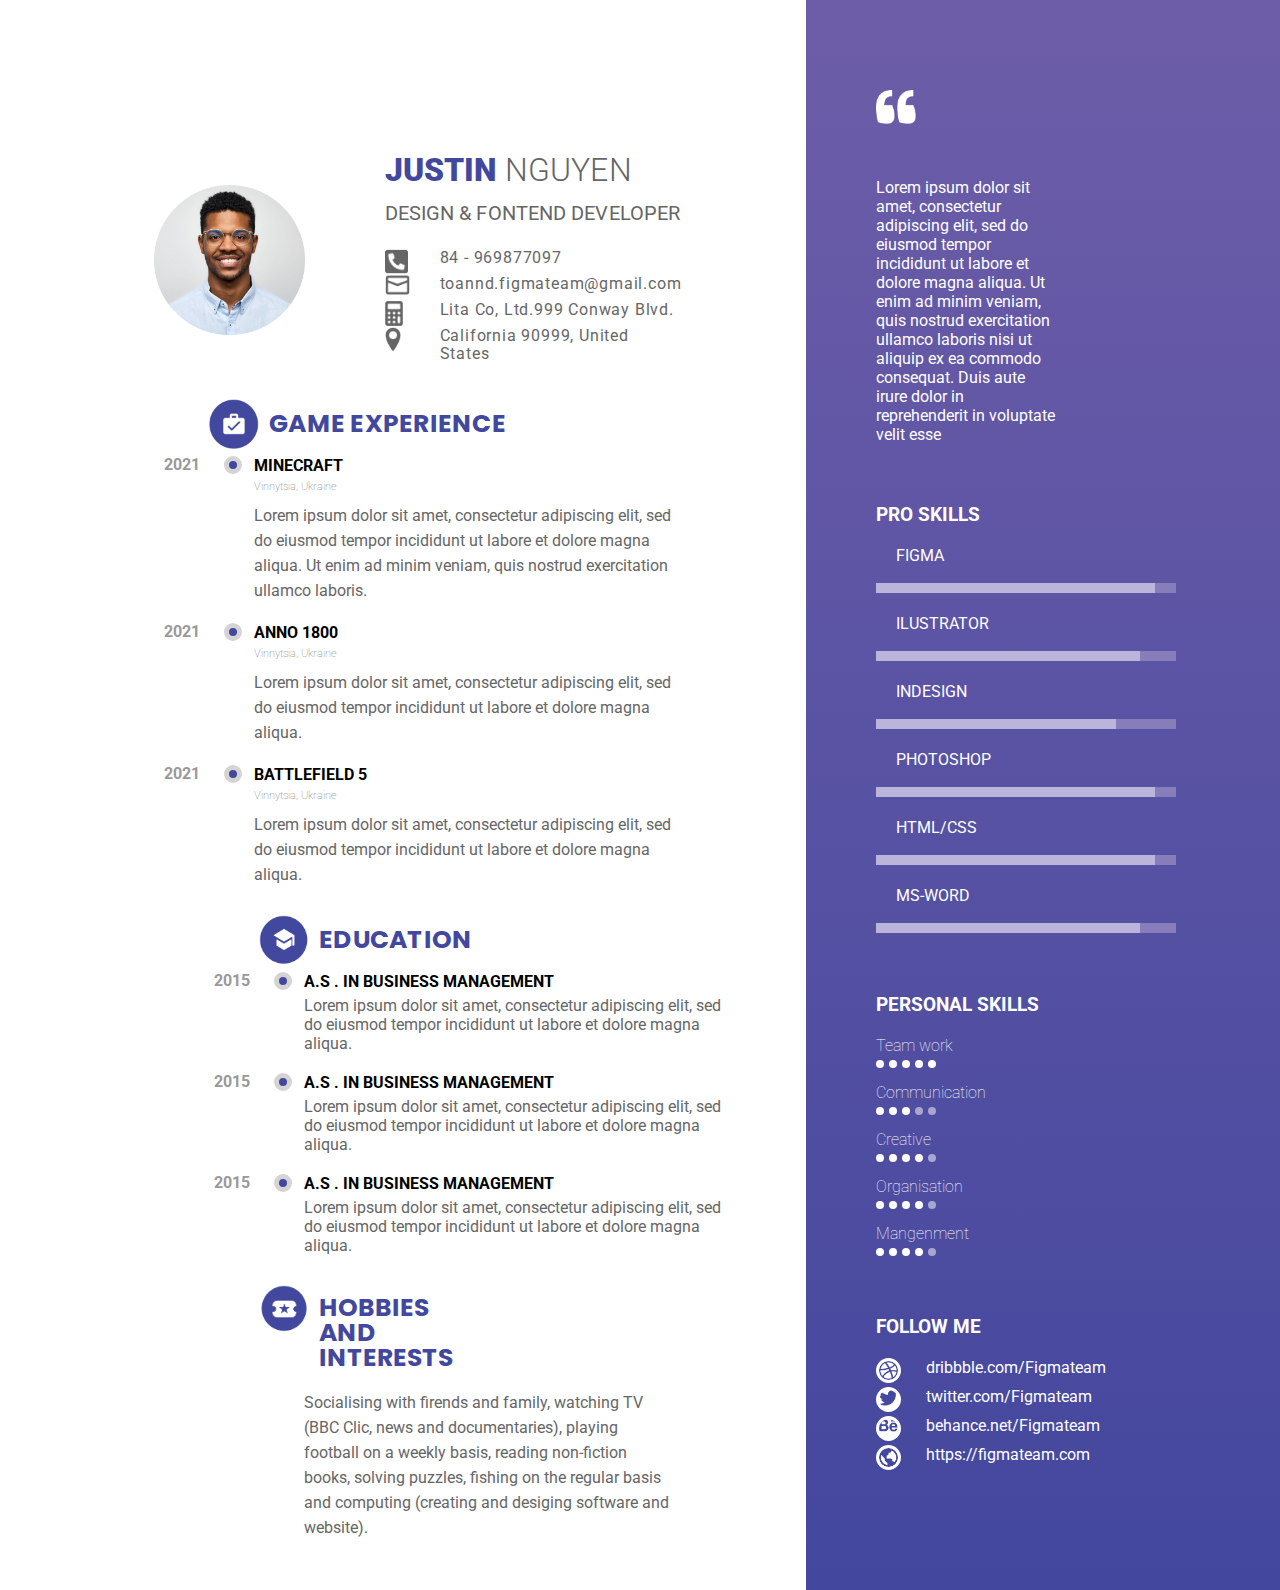
<file: index.html>
<!DOCTYPE html>
<html lang="en">
  <head>
    <meta charset="UTF-8" />
    <meta http-equiv="X-UA-Compatible" content="IE=edge" />
    <meta name="viewport" content="width=device-width, initial-scale=1.0" />
    <title>Document</title>
    <link rel="preconnect" href="https://fonts.googleapis.com" />
    <link rel="preconnect" href="https://fonts.gstatic.com" crossorigin />
    <link
      href="https://fonts.googleapis.com/css2?family=Poppins:wght@500;700&family=Roboto:wght@400;900&display=swap"
      rel="stylesheet"
    />
    <link rel="stylesheet" href="style.css" />
  </head>
  <body>
    <main class="content">
      <article class="main-content">
        <section class="hero">
          <div class="hero__img"><img src="./img/person.png" alt="" /></div>
          <div class="hero__info">
            <h2 class="hero__name">
              <span class="hero__name-highlight">JUSTIN</span> NGUYEN
            </h2>

            <p class="hero__job-title">DESIGN & FONTEND DEVELOPER</p>

            <ul class="hero__contact-list">
              <li class="hero__contact-item">
                <a href="tel:84969877097" class="hero__link">84 - 969877097</a>
              </li>

              <li class="hero__contact-item">
                <a href="mailto:toand.figmateam@gmail.com" class="hero__link"
                  >toannd.figmateam@gmail.com</a
                >
              </li>

              <li class="hero__contact-item">Lita Co, Ltd.999 Conway Blvd.</li>

              <li class="hero__contact-item">
                <a
                  href="https://www.google.com/maps/place/%D0%9E%D0%BB%D0%B4+%D0%A1%D0%B5%D0%B2%D0%B5%D1%80+%D0%A1%D0%B0%D0%BA%D1%80%D0%B0%D0%BC%D0%B5%D0%BD%D1%82%D0%BE,+%D0%A1%D0%B0%D0%BA%D1%80%D0%B0%D0%BC%D0%B5%D0%BD%D1%82%D0%BE,+%D0%9A%D0%B0%D0%BB%D0%B8%D1%84%D0%BE%D1%80%D0%BD%D0%B8%D1%8F,+%D0%A1%D0%A8%D0%90/@38.6081265,-121.4716741,14z/data=!3m1!4b1!4m13!1m7!3m6!1s0x808fb9fe5f285e3d:0x8b5109a227086f55!2z0JrQsNC70LjRhNC-0YDQvdC40Y8sINCh0KjQkA!3b1!8m2!3d36.778261!4d-119.4179324!3m4!1s0x809ad75bb517dd9f:0xd56257722d7965b3!8m2!3d38.6090908!4d-121.4556599"
                  class="hero__link"
                >
                  California 90999, United States</a
                >
              </li>
            </ul>
          </div>
        </section>

        <section class="first__section">
          <ul class="ul__list">
            <li class="hero__experience">
              <h3 class="hero__experience-title">GAME EXPERIENCE</h3>
              <ul class="hero__experience-list">
                <li class="hero__experience-item">
                  <h4 class="hero__experience-subtitle">
                    <div class="year2021"></div>
                    MINECRAFT
                  </h4>
                  <h6 class="hero__experience-location">Vinnytsia, Ukraine</h6>
                  <p class="hero__experience-info">
                    Lorem ipsum dolor sit amet, consectetur adipiscing elit, sed
                    do eiusmod tempor incididunt ut labore et dolore magna
                    aliqua. Ut enim ad minim veniam, quis nostrud exercitation
                    ullamco laboris.
                  </p>
                </li>
                <li class="hero__experience-item">
                  <h4 class="hero__experience-subtitle">
                    <div class="year2021"></div>
                    ANNO 1800
                  </h4>
                  <h6 class="hero__experience-location">Vinnytsia, Ukraine</h6>
                  <p class="hero__experience-info">
                    Lorem ipsum dolor sit amet, consectetur adipiscing elit, sed
                    do eiusmod tempor incididunt ut labore et dolore magna
                    aliqua.
                  </p>
                </li>
                <li class="hero__experience-item">
                  <h4 class="hero__experience-subtitle">
                    <div class="year2021"></div>
                    BATTLEFIELD 5
                  </h4>
                  <h6 class="hero__experience-location">Vinnytsia, Ukraine</h6>
                  <p class="hero__experience-info">
                    Lorem ipsum dolor sit amet, consectetur adipiscing elit, sed
                    do eiusmod tempor incididunt ut labore et dolore magna
                    aliqua.
                  </p>
                </li>
              </ul>
            </li>
            <li class="hero__education">
              <h3 class="hero__education-title">EDUCATION</h3>
              <ul class="hero__education-list">
                <li class="hero__education-item">
                  <h4 class="hero__education-subtitle">
                    <div class="year2015"></div>
                    A.S . IN BUSINESS MANAGEMENT
                  </h4>
                  <p class="hero-education-info">
                    Lorem ipsum dolor sit amet, consectetur adipiscing elit, sed
                    do eiusmod tempor incididunt ut labore et dolore magna
                    aliqua.
                  </p>
                </li>
                <li class="hero__education-item">
                  <h4 class="hero__education-subtitle">
                    <div class="year2015"></div>
                    A.S . IN BUSINESS MANAGEMENT
                  </h4>
                  <p class="hero-education-info">
                    Lorem ipsum dolor sit amet, consectetur adipiscing elit, sed
                    do eiusmod tempor incididunt ut labore et dolore magna
                    aliqua.
                  </p>
                </li>
                <li class="hero__education-item">
                  <h4 class="hero__education-subtitle">
                    <div class="year2015"></div>
                    A.S . IN BUSINESS MANAGEMENT
                  </h4>
                  <p class="hero-education-info">
                    Lorem ipsum dolor sit amet, consectetur adipiscing elit, sed
                    do eiusmod tempor incididunt ut labore et dolore magna
                    aliqua.
                  </p>
                </li>
              </ul>
            </li>
            <li class="hero__hobbies">
              <h4 class="hero__hobbies-title">HOBBIES AND INTERESTS</h4>
              <p class="hero__hobbies-info">
                Socialising with firends and family, watching TV (BBC Clic, news
                and documentaries), playing football on a weekly basis, reading
                non-fiction books, solving puzzles, fishing on the regular basis
                and computing (creating and desiging software and website).
              </p>
            </li>
          </ul>
        </section>
      </article>
      <aside class="side-content">
         <section class="side-section">
          <section class="title">
           <img class="“" src="./img/“.png" alt="“">
         <p class="info">Lorem ipsum dolor sit amet, consectetur adipiscing elit, sed do eiusmod tempor incididunt ut labore et dolore magna aliqua. Ut enim ad minim veniam, quis nostrud exercitation ullamco laboris nisi ut aliquip ex ea commodo consequat. Duis aute irure dolor in reprehenderit in voluptate velit esse
         </p>
        </section>
<section class="pro__skills">
  <h3 class="skill__title">PRO SKILLS</h3>
<label class="skill__name" for="determinate">FIGMA</label> 
<progress class="progress"  value="93" min="" max="100"> </progress>

<label class="skill__name" for="determinate">ILUSTRATOR</label> 
<progress class="progress"  value="88" min="" max="100"> </progress>

<label class="skill__name" for="determinate">INDESIGN</label> 
<progress class="progress"  value="80" min="" max="100"> </progress>

<label class="skill__name" for="determinate">PHOTOSHOP</label> 
<progress class="progress"  value="93" min="" max="100"> </progress>

<label class="skill__name" for="determinate">HTML/CSS</label> 
<progress class="progress"  value="93" min="" max="100"> </progress>

<label class="skill__name" for="determinate">MS-WORD</label> 
<progress class="progress"  value="88" min="" max="100"> </progress>

</section> 

<section class="personal__skills">
  <h3 class="personal__skills-title">PERSONAL SKILLS</h3>
  <h4 class="personal__skills-item">Team work</h4>
  <span class="container">
<div class="white"></div>
<div class="white"></div>
<div class="white"></div>
<div class="white"></div>
<div class="white"></div>
</span>

<h4 class="personal__skills-item">Communication</h4>
<span class="container">
<div class="white"></div>
<div class="white"></div>
<div class="white"></div>
<div class="gray"></div>
<div class="gray"></div>
</span>

<h4 class="personal__skills-item">Creative</h4>
<span class="container">
<div class="white"></div>
<div class="white"></div>
<div class="white"></div>
<div class="white"></div>
<div class="gray"></div>
</span> 

<h4 class="personal__skills-item">Organisation</h4>
<span class="container">
<div class="white"></div>
<div class="white"></div>
<div class="white"></div>
<div class="white"></div>
<div class="gray"></div>
</span>

<h4 class="personal__skills-item">Mangenment</h4>
<span class="container">
<div class="white"></div>
<div class="white"></div>
<div class="white"></div>
<div class="white"></div>
<div class="gray"></div>
</span>
</section>

<section class="follow">
  <h3 class="follow-title">FOLLOW ME</h3>
  <ul class="follow-list">
  <li class="follow-item"> <div class="ball dribbblet" > </div> <a class="follow-link" href="https://dribbble.com/tags/figmateam" target="blank">dribbble.com/Figmateam</a> </li>
  <li class="follow-item"> <div  class="ball twitter" ></div> <a class="follow-link" href="https://twitter.com/figmateam" target="blank">twitter.com/Figmateam</a></li>
  <li class="follow-item"> <div  class="ball behance"></div> <a class="follow-link" href="https://www.behance.net/search/projects/?search=Figma" target="blank">behance.net/Figmateam</a></li>
  <li class="follow-item">  <div class="ball ui4free"></div><a class="follow-link" href="https://ui4free.com/" target="blank">https://figmateam.com</a></li>
</ul>
</section>

</section>

</aside>
    </main>
  </body>
</html>
</file>
<file: style.css>
*{ 
    box-sizing: border-box;
}
:root{
    --main-font-family: 'Roboto', sans-serif;
    --secondary-font-family:'Poppins', sans-serif;
    }


body{
    margin: 0;
    height: 100%;
}
p, ul,h1,h2,h3,h4,h5,h6{
    margin: 0;
    padding: 0;
}
body{
    font-weight: 400;
    font-family: var(--main-font-family);
}
.content{
    display: flex;

}

.main-content{
     width: 63%;
     padding-top: 153px;
padding-left: 154px;
padding-right: 125px; 
}
.side-content{
   position: relative;

   width: 100%;
background:  linear-gradient(180deg, #6D5DA8 0%, #43479E 100%); 

}
.first__section{
    position:relative;
    left: 50px;
}

/* HERO */
.hero{
display: flex;
gap: 80px;
align-items: center;
/* padding-top: 153px;
padding-left: 154px;
padding-right: 125px; */

}
.hero__img{
    width: 330px;
    height: auto;
}
 .hero__img img{
    width: 100%;
    height: auto; 
}
.hero__name{
    font-size: 32px;
    font-weight: 300;
    line-height: 34px;
    letter-spacing: 0.005em;
    color: #666666;
    margin-bottom: 15px;
}
.hero__name-highlight{
    font-weight: 900;
    color: #42489e;
}

.hero__job-title{
    font-size: 20px;
    line-height: 22px;
    letter-spacing: 0.005em;
    color: #666666;
    margin-bottom:25px;
}
.hero__contact-list, 
.hero__link {
    list-style: none;
    font-size: 16px;
    line-height: 18px;
    letter-spacing: 0.05em;
    color: #666666;
text-decoration: none;
}
.hero__contact-list{
    padding-left: 55px; 
}
.hero__contact-item{
    margin-bottom: 8px;
    position: relative;
}
.hero__contact-item::before{
    content: "";
    width: 25px;
    height: 25px;
   position: absolute;
    background-repeat: no-repeat;
    background-size: contain; 
    left: -55px; 
}
 .hero__contact-item:nth-child(1)::before{
    background-image: url(./img/mobile.png);
}
.hero__contact-item:nth-child(2)::before{
    background-image: url(./img/mail.png);
}
.hero__contact-item:nth-child(3)::before{
    background-image: url(./img/phone.png);
}
.hero__contact-item:nth-child(4)::before{
    background-image: url(./img/marker.png);
}


/* HERO__EXPERIENCE */
.ul__list{
    width: 80%;
    list-style-type: none;
 
}
 
.hero__experience{
    position: relative;
    left: 100px;
    margin-top: 10px;
   
}
.hero__experience-title{
  
font-family: var(--secondary-font-family);
font-size: 27px;
font-weight: 700;
line-height: 29px;
letter-spacing: 0.01em;
text-align: left;
margin-left: 30px;
color: #42489e;
    margin-bottom: 40px;

}
.hero__experience-title::before{
    content: "";
    width: 50px;
    height: 50px;
   position: absolute;
    background-repeat: no-repeat;
    background-size: contain; 
    left: -45px;
    top:-12px;
    background-image: url(./img/clipboard1.png); 
}


 .hero__experience-subtitle{
   
    margin-bottom: 10px;
  
} 
.hero__experience-location{
    margin-bottom: 20px;
    font-weight: lighter;
    color: #666666;
}
.hero__experience-info{
    line-height: 25px;
    margin-bottom: 30px;
    color: #666666;
}
.hero__experience-list{
    list-style: none;
}
 
.hero__experience-item:before{
    content: "";
    width: 8px;
    height: 8px;
   position: absolute;
    background-repeat: no-repeat;
    background-size: contain; 
    background-color: #42489e;
    left: -30px;
    border:5px solid #d6d3d3;
    border-radius: 360px;  
}
.year2021{
    position: absolute;}
.year2021::before{
    content: "2021";
    position: absolute;
    left: -90px;
    top: -1px;
    height: px;
    color : #999999;
}
/* education */
.hero__education{
    position: relative;
    left: 100px;
}
.hero__education-title{
   
    font-family:var(--secondary-font-family);
font-size: 27px;
font-weight: 700;
line-height: 29px;
letter-spacing: 0.01em;
text-align: left;
margin-left: 30px;
color: #42489e;
margin-bottom: 40px;
}
.hero__education-title::before{
     content: "";
   width: 50px;
       height: 50px;
      position: absolute;
       background-repeat: no-repeat;
       background-size: contain; 
       top: -12px;
       left: -45px;  
       background-image: url(./img/clipboard2.png);
  
 }
 
 

.hero__education-list{
    list-style: none;
}
.hero__education-subtitle{
    margin-bottom: 20px;
}
.hero__education-subtitle::before{
    content: "";
    width: 8px;
    height: 8px;
   position: absolute;
    
   
    background-color: #42489e;
    left: -30px;
    border:5px solid #d6d3d3;
    border-radius: 360px; 
}
.hero-education-info{
    margin-bottom: 25px;
    color: #666666;
}
.year2015{
    position: absolute;
}
.year2015::before{
    content: "2015";
    position: absolute;
    left: -90px;
    top: -1px;
 
    color : #999999;
}
.hero__hobbies{
    position: relative;
    left: 100px;
    max-width: 75%;
}
.hero__hobbies-title{
    color: #42489e;
    margin-top :40px;
font-family: var(--secondary-font-family);
font-size: 27px;
text-align: left;
max-width: 150px;

}
.hero__hobbies-info{

font-size: 16px;
line-height: 25px;
color:  #666666;
margin-bottom: 50px;


}
.hero__hobbies-title::before{
    background-image: url(./img/clipboard3.png);
    content: "";
width: 50px;
    height: 50px;
   position: absolute;
    background-repeat: no-repeat;
    background-size: contain; 
    left: -45px;
    top: -10px;
}

/* side-content */
.side-content{
    position: relative;

}
.side-section{
   
    position: relative;
    left: 70px;
    max-width: 35%;
}
.“{
    width: 40px;
position: relative;
margin-top: 90px;
margin-bottom: 50px;
}
.title,
    .info,
    .pro__skills,
    .progress,
    .skill__name{
        width: 100%;
    }
.info{
    width: 110%;
    position: relative;
    margin-bottom: 60px;
    color: #FFFFFF;
}
.pro__skills{
  margin-bottom: 60px;
position: relative;
color: #FFFFFF;
}
.skill__title{
    color: #FFFFFF;
    margin-bottom: 15px;
}
.skill__name{
  color: #FFFFFF;
  position: relative;
  left: 20px;
  display: block;
 margin-top:20PX ;
 margin-bottom:10PX ;
}
.progress{
     border: none;
     width: 300px;
     height: 10px;
    background: crimson;   
}
progress {
    color: lightblue;
  }
  
  progress::-moz-progress-bar {
    background: lightcolor;
  }
  
  progress::-webkit-progress-value {
    background: #BBB5DB;
  }
  
  progress::-webkit-progress-bar {
    background: #877DBA;

  }
   .personal__skills{
      display: ""; 
      margin-bottom: 60px;
  }
  .personal__skills-title{
      color: #FFFFFF;
      margin-top:40px ;
      margin-bottom:20px ;
  }
  .personal__skills-item{
     display: block;
     color: #FFFFFF;
     font-weight: lighter;
     margin-top: 15px;
     margin-bottom: 5px;
  }
  .container{
      display: flex;
      gap: 5px;
  }
  .white{
background-color: #FFFFFF;
border-radius: 360px;
height: 8px;
width: 8px;

  }
  .gray{
    background: #FFFFFF80;

    border-radius: 360px;
    height: 8px;
    width: 8px;
  }
  .follow-title{
      color: #FFFFFF;
      margin-top: 30px;
      margin-bottom: 20px;
  }
  .follow-list,
  .follow-link{
    text-decoration: none;
    font-style: normal;
    color: #FFFFFF;
    list-style: none;
  }
  .follow-link{
      position:relative;
      left: 50px;
  }
  .follow-item{
      margin-top:  10px; 
  }
  .ball{
      display: flex;
      position: absolute;
      background-color: #FFFFFF;
      height: 25px;
    width: 25px;
    border-radius: 360px;
    background-repeat: no-repeat;
    background-size: contain;
    border: 3px solid #FFFFFF;
    
  }
  .dribbblet{
    background-image: url(img/dribbble.png);
 height: 25px;
 width: 25px;
}
.twitter{
    background-image: url(img/twitter.png);
    height: 25px;
    width: 25px;
}
.behance{
    background-image: url(img/behance.png);
}
.ui4free{
    background-image: url(img/ui4free.png);
}
 
@media screen and (max-width:1024px) {
    .hero__hobbies-title::before{top: 0;
        
    }
   
    .main-content{
        padding-left: 35px;
        padding-top: 50px;
        
    }
    .title,
    .info,
    .pro__skills,
    .progress,
    .skill__name{
        max-width: 250px;
    }
    .side-section{
        max-width: 250px;
    
    }
    .hero__info{
        padding-left: 20px;
    }
    
    .hero__name{
        font-size:24px ;
       line-height:26px ;
    }
.hero__job-title{
    font-size:16px ;
       line-height:18px ;
       margin-bottom: 15px;
}
.hero__link{
    font-size: 14px;
    line-height: 15px;
    
}
.hero__img img{
width: 170%;
height: auto;
}
.hero__experience-title::before,
.hero__education-title::before,
.hero__hobbies-title::before{
    width: 45px;
    height: 45px;
    
}
.hero__education-title::before{
    top: -10px;
}
}
.hero__experience-title,
.hero__hobbies-title,
.hero__education-title{
    font-size: 25px;
    line-height: 25px;
    gap: 30px;
   margin-left: 15px;
   margin-top: 40px;
   margin-bottom: 20px;
}
.hero__experience-info,
.hero-education-info{
    margin-bottom: 20px; 
}
.hero__hobbies-info{
    width: 370px;
}
.hero__experience-location{
    margin-bottom: 10px;
}
.hero__experience-subtitle,
.hero__education-subtitle{
    margin-bottom: 5px;
}
.hero__experience{
     left: 50px;
} 

    

@media screen and (max-width:768px) {
     .hero__img img{
        height: 360px;
        width: 360px;
        margin-left: 23px;
       
    } 
    .“{
        margin-top: 70px;
        margin-bottom: 40px;
    }
    .side-section{ 
        left: 45px;
    }
    .hero__info{
        width: 320;
        margin-left: 70px;
    }
    .hero{
    flex-direction: column-reverse;
    gap: 20px;
    
}
.hero__hobbies-title::before{
    top: 15px;
}
.hero__hobbies-info{
    width: 300px;
}
.side-section{
    max-width: 180px;
}

.title,
    .info,
    .pro__skills,
    .progress,
    .skill__name{
        max-width: 180px;
       
    }
    
    }


 @media screen and (max-width:425px) {
     main{
         display: flex;
         flex-direction: column;
     }
    
     .main-content{
         width: 100%;
     }
     .side-content{
        width: 100%;
        height: 100%;
     }
     .side-section{ 
         width: 100%;
        max-width: 180px;
        display: flex;
        flex-wrap: wrap;
        align-items: center;
        position: relative;
        left: 100px;
        
    }
    .hero__experience,
    .hero__education,
    .hero__hobbies{
        left: 30px;
    }
 .hero{
    gap: 5px;
    
}

    .hero__name{
        font-size: 20px;
        line-height: 34px;
        margin-bottom: 5px;
    }
    .hero__name-highlight{
        font-weight: 700;
    }
    
    .hero__job-title{
        line-height: 15px;
        font-size: 10px;
        margin-bottom:10px;
    }
    .hero__img img{
        width: 180px;
        height: auto;
        margin-left: 100px;
  }
    .hero__contact-list, 
    .hero__link {
        font-size: 10px;
        line-height: 8px;
    }
    .hero__contact-list{
        padding-left: 25px; 
    }
    .hero__contact-item{
        margin-bottom: 8px;
    }
    .hero__contact-item::before{
        width: 15px;
        height: 15px;
        left: -25px; 
    }

    .hero__experience-title,
    .hero__hobbies-title,
    .hero__education-title{
font-size: 16px;
margin-top: 20px;
margin-bottom: 15px;
width:250px;
}
.hero__experience-subtitle,
.hero__education-subtitle{
    font-size: 12px;
}
.hero__experience-location{
    font-size: 8px;
}
.hero__experience-info,
.hero-education-info,
.hero__hobbies-info{
  font-size: 10px;
  margin-bottom: 8px;
  line-height: 15px;
}
.hero__hobbies-info{
    max-width: 200px;
    margin-bottom: 30px;
}
.hero__experience-title::before,
.hero__education-title::before,
.hero__hobbies-title::before{
    width: 30px;
    height: 30px;
    
}
.hero__experience-title::before,
.hero__education-title::before{
    top: -3px;
    left: -36px;
}
.hero__hobbies-title::before{
    top: 10px;
    left: -33   px;

}
.hero__education-subtitle::before,
.hero__experience-item:before{
    border:3px solid #d6d3d3;
    width: 5px;
    height: 5px;
    left: -27px;  
}

.year2021::before,
.year2015::before{
    font-size: 10px;
    left: -70px;
    
} 



.“{
    width: 20px;
margin-top: 50px;
margin-bottom: 20px;
}
.title,
    .info,
    .pro__skills,
    .progress,
    .skill__name{
        width: 100%;
    }
.info{
    width: 110%;
    font-size: 13px;
    margin-bottom: 30px;
}
.pro__skills{
  margin-bottom: 20px;
}
.skill__title{
    margin-bottom: 8px;
    font-size: 14px;
}
.skill__name{
    font-size: 12px;
  left: 15px;
 margin-top:10PX ;
 margin-bottom:4PX ;
}
.progress{

     width: 150px;
     height: 8px;
   
}

   .personal__skills{ 
      margin-bottom: 20px;
  }
  .personal__skills-title{
      margin-top:20px ;
      margin-bottom:10px ;
      font-size: 16px;
  }
  .personal__skills-item{
     margin-top: 15px;
     margin-bottom: 5px;
     font-size: 14px;
  }
  .container{
      gap: 5px;
  }
  .gray,
  .white{
height: 6px;
width: 6px;
}
  
  .follow{
     margin-bottom: 30px;
  }
  .follow-title{
      margin-top: 20px;
      margin-bottom: 20px;
      font-size: 14px;
  }
  
  .follow-link{
      left: 50px;
      font-size: 14px;
  }
  .follow-item{
      margin-top:  10px; 
  }
  .ball{
      
      height: 20px;
    width: 20px;
    border: 3px solid #FFFFFF;
    
 



}

@media screen and (max-width:375px){
    .hero__hobbies-info{
        width: 100%;}
        .“{
            margin-top: 30px;
            margin-bottom: 15px;
        }
        .info{
            margin-bottom: 20px;
        }
        .skill__title{
            margin-bottom: 15px;
        }
} }
</file>
